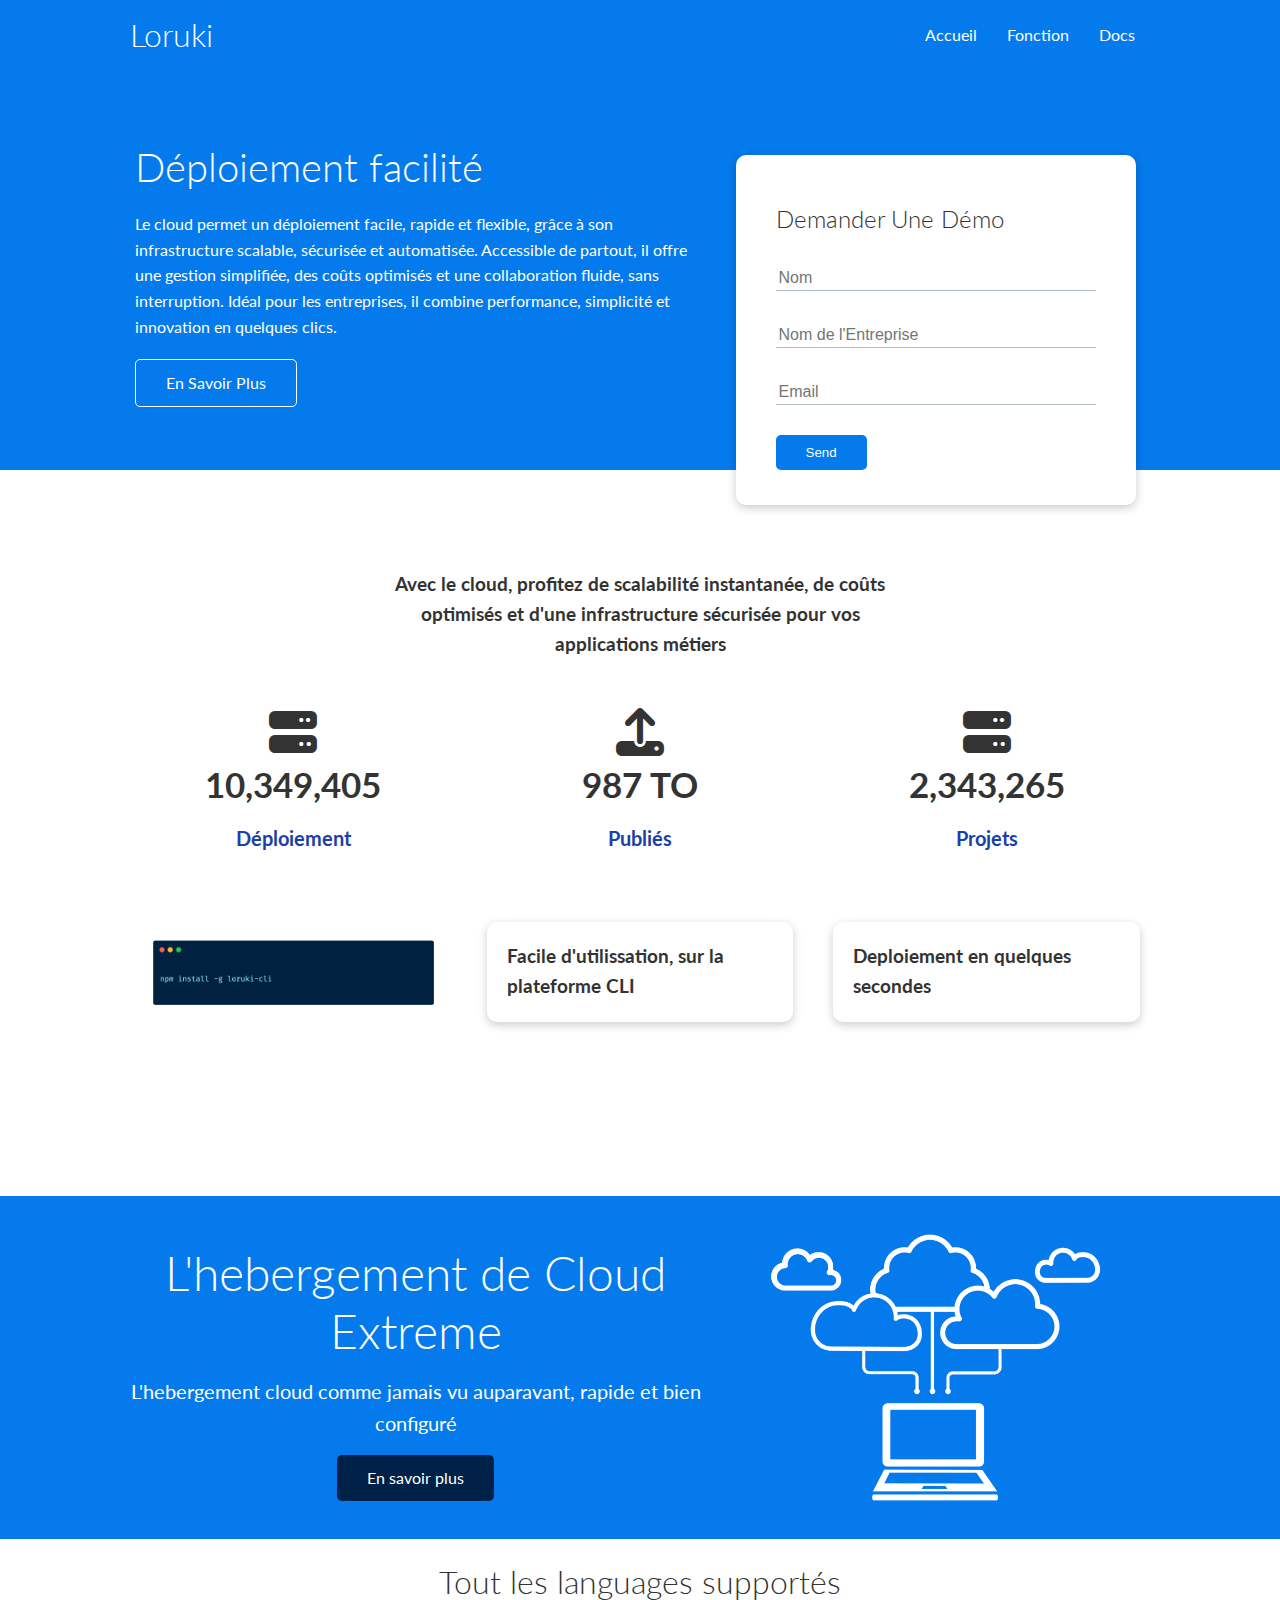
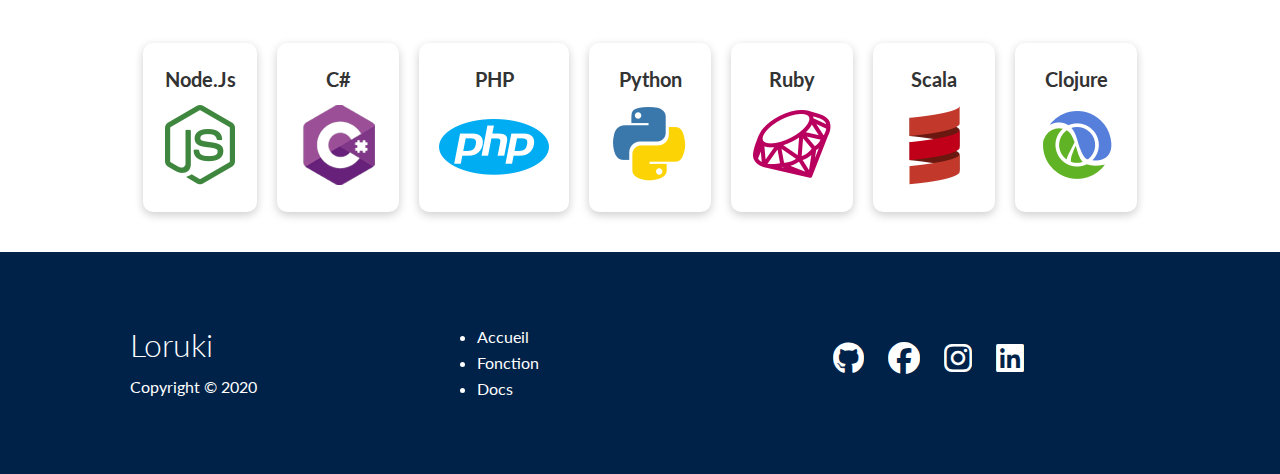
<file: index.html>
<!DOCTYPE html>
<html lang="fr">
<head>
    <meta charset="UTF-8">
    <meta name="viewport" content="width=device-width, initial-scale=1.0">
    <link rel="stylesheet" href="./utilities.css">
    <link rel="stylesheet" href="./style.css">
    <link rel="stylesheet" href="https://cdnjs.cloudflare.com/ajax/libs/font-awesome/6.7.2/css/all.min.css" integrity="sha512-Evv84Mr4kqVGRNSgIGL/F/aIDqQb7xQ2vcrdIwxfjThSH8CSR7PBEakCr51Ck+w+/U6swU2Im1vVX0SVk9ABhg==" crossorigin="anonymous" referrerpolicy="no-referrer" />
    <title>Loruki | Mon Troisième Projet</title>
    
</head>
<body>
    <!-- Navbar -->
     <div class="navbar">
        <div class="container flex">
            <h1 class="logo">Loruki</h1>
            <nav>
                <ul>
                    <li><a href="./index.html">Accueil</a></li>
                    <li><a href="./features.html">Fonction</a></li>
                    <li><a href="./docs.html">Docs</a></li> 
                </ul>
            </nav>
        </div>
     </div>

     <!-- Showcase -->
      <section class="showcase">
        <div class="container grid">
            <div class="showcase-text">
                <h1>Déploiement facilité</h1>
                <p>Le cloud permet un déploiement facile, rapide et flexible, grâce à son infrastructure scalable, sécurisée et automatisée. Accessible de partout, il offre une gestion simplifiée, des coûts optimisés et une collaboration fluide, sans interruption. Idéal pour les entreprises, il combine performance, simplicité et innovation en quelques clics.</p>
                <a href="./features.html" class="btn btn-outline"> En Savoir Plus</a>
            </div>

            <div class="showcase-form card">
                <h2>Demander Une Démo</h2>
                <form>
                    <div class="form-control">
                        <input type="text" name="name" placeholder="Nom" required>
                    </div>
                    <div class="form-control">
                        <input type="text" name="company name" placeholder="Nom de l'Entreprise" required>
                    </div>
                    <div class="form-control">
                        <input type="text" name="email" placeholder="Email" required>
                    </div>
                    <input type="submit" value="Send" class="btn btn-primary">
                </form>
            </div>
        </div>
      </section>

      <!-- Stats -->
       <section class="stats">
        <div class="container">
            <h3 class="stats-heading text-center my-1">
                Avec le cloud, profitez de scalabilité instantanée, de coûts optimisés et d'une infrastructure sécurisée pour vos applications métiers
            </h3>

            <div class="grid grid-3 text-center my-4">
                <div>
                    <i class="fas fa-server fa-3x"></i>
                    <h3>10,349,405</h3>
                    <p class="text-secondary">Déploiement</p>
                </div>
                <div>
                    <i class="fas fa-upload fa-3x"></i>
                    <h3>987 TO</h3>
                    <p class="text-secondary">Publiés</p>
                </div>
                <div>
                    <i class="fas fa-server fa-3x"></i>
                    <h3>2,343,265</h3>
                    <p class="text-secondary">Projets</p>
                </div>
            </div>
        </div>
       </section>

       <!-- CLI -->
        <section class="cli">
            <div class="container grid">
                <img src="./images/cli.png" alt="./">
                <div class="card">
                    <h3>Facile d'utilissation, sur la plateforme CLI</h3>
                </div>
                <div class="card">
                    <h3>Deploiement en quelques secondes</h3>
                </div>
            </div>
        </section>

        <!-- Cloud -->
         <section class="cloud bg-primary my-2 py-2">
            <div class="container grid">
                <div class="text-center">
                    <h2 class="lg">L'hebergement de Cloud Extreme</h2>
                    <p class="lead my-1">L'hebergement cloud comme jamais vu auparavant, rapide et bien configuré</p>
                    <a href="./features.html" class="btn btn-dark">En savoir plus</a>
                </div>
                <img src="./images/cloud.png" alt="./">
            </div>
         </section>

         <!-- Languages -->
          <section class="languages">
            <h2 class="md text-center my-2">
                Tout les languages supportés
            </h2>
            <div class="container flex">
                <div class="card">
                    <h4>Node.Js</h4>
                    <img src="./images/logos/node.png" alt="./">
                </div>
                <div class="card">
                    <h4>C#</h4>
                    <img src="./images/logos/csharp.png" alt="./">
                </div>
                <div class="card">
                    <h4>PHP</h4>
                    <img src="./images/logos/php.png" alt="./">
                </div>
                <div class="card">
                    <h4>Python</h4>
                    <img src="./images/logos/python.png" alt="./">
                </div>
                <div class="card">
                    <h4>Ruby</h4>
                    <img src="./images/logos/ruby.png" alt="./">
                </div>
                <div class="card">
                    <h4>Scala</h4>
                    <img src="./images/logos/scala.png" alt="./">
                </div>
                <div class="card">
                    <h4>Clojure</h4>
                    <img src="./images/logos/clojure.png" alt="./">
                </div>
            </div>
          </section>

          <!-- Footer -->
           <footer class="footer bg-dark py-5">
            <div class="container grid grid-3">
                <div>
                    <h1>Loruki
                    </h1>
                    <p>Copyright &copy; 2020</p>
                </div>
                <nav>
                    <li><a href="./index.html">Accueil</a></li>
                    <li><a href="./features.html">Fonction</a></li>
                    <li><a href="./docs.html">Docs</a></li>
                </nav>
            <div class="social">
                <a href="./#"><i class="fab fa-github fa-2x"></i></a>
                <a href="./#"><i class="fab fa-facebook fa-2x"></i></a>
                <a href="./#"><i class="fab fa-instagram fa-2x"></i></a>
                <a href="./#"><i class="fab fa-linkedin fa-2x"></i></a>
            </div>
        </div>
             </footer>
</body>
</html>
</file>
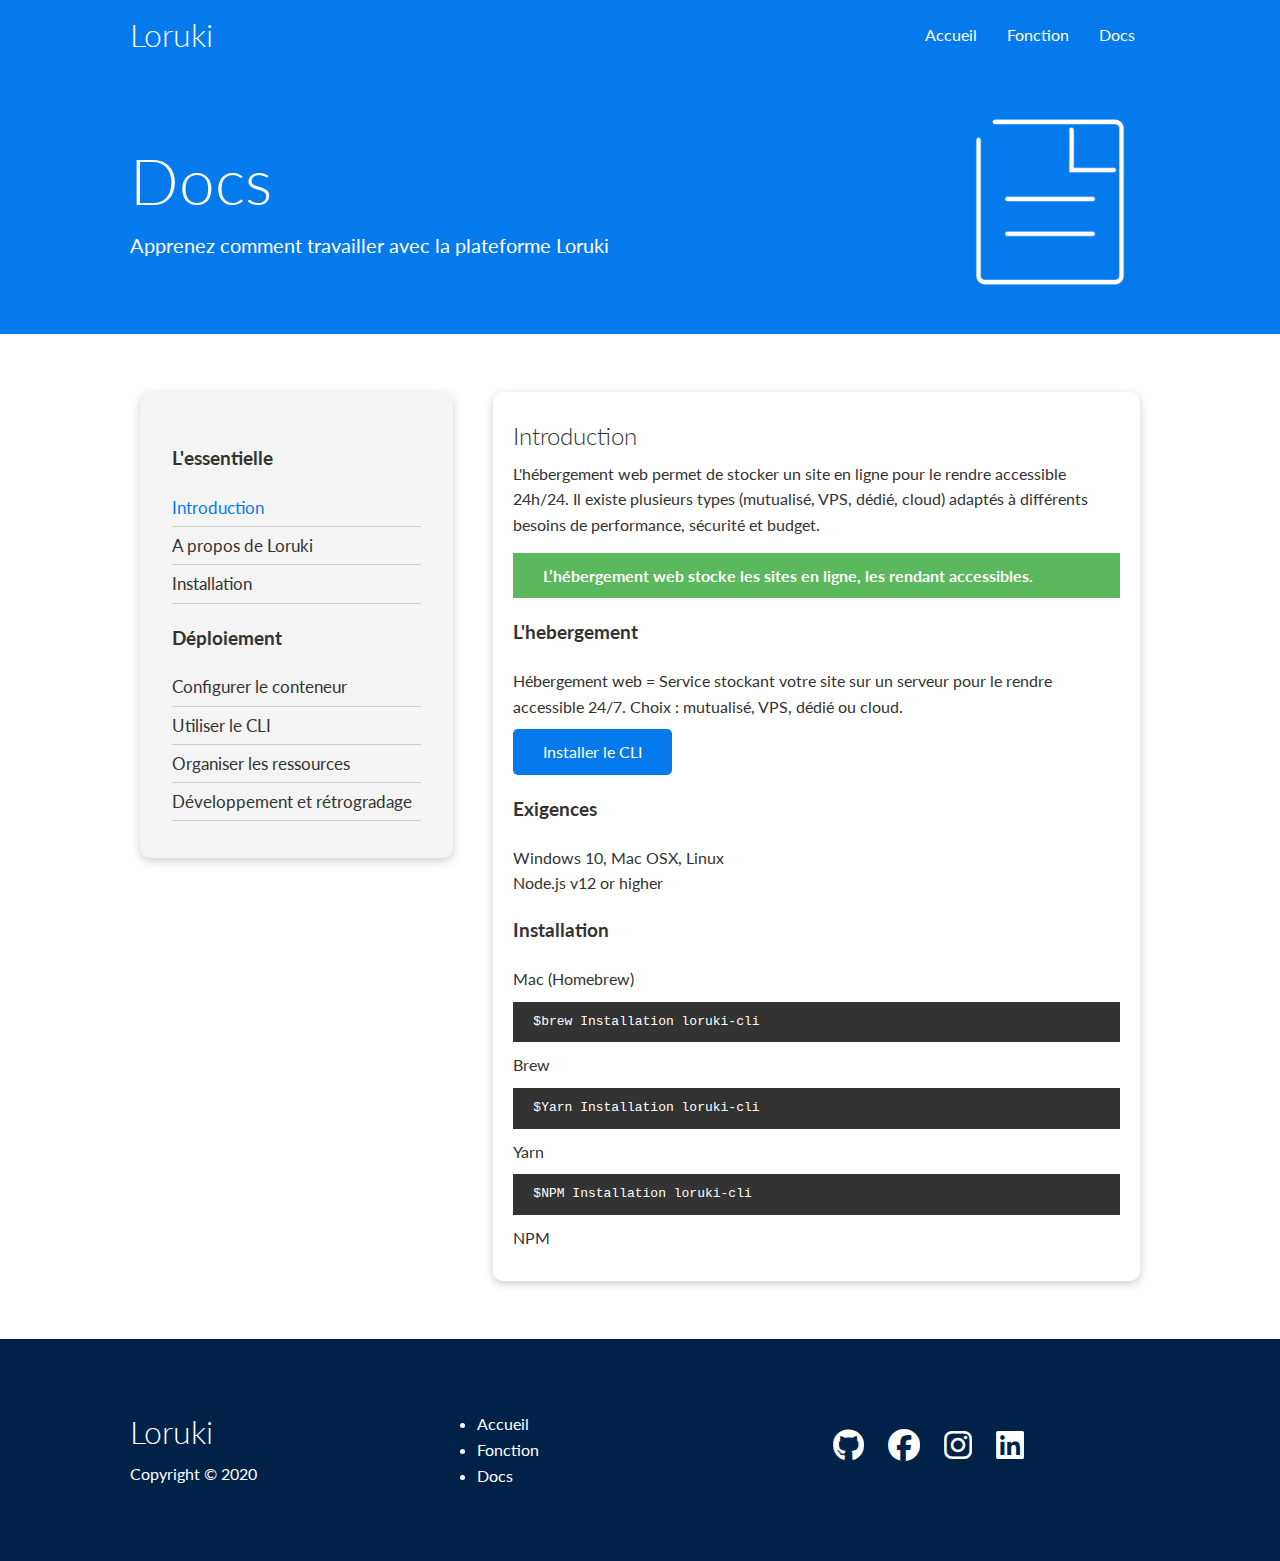
<file: docs.html>
<!DOCTYPE html>
<html lang="fr">
<head>
    <meta charset="UTF-8">
    <meta name="viewport" content="width=device-width, initial-scale=1.0">
    <link rel="stylesheet" href="./utilities.css">
    <link rel="stylesheet" href="./style.css">
    <link rel="stylesheet" href="https://cdnjs.cloudflare.com/ajax/libs/font-awesome/6.7.2/css/all.min.css" integrity="sha512-Evv84Mr4kqVGRNSgIGL/F/aIDqQb7xQ2vcrdIwxfjThSH8CSR7PBEakCr51Ck+w+/U6swU2Im1vVX0SVk9ABhg==" crossorigin="anonymous" referrerpolicy="no-referrer" />
    <title>Loruki | Mon Troisième Projet</title>
    
</head>
<body>
    <!-- Navbar -->
     <div class="navbar">
        <div class="container flex">
            <h1 class="logo">Loruki</h1>
            <nav>
                <ul>
                    <li><a href="./index.html">Accueil</a></li>
                    <li><a href="./features.html">Fonction</a></li>
                    <li><a href="./docs.html">Docs</a></li> 
                </ul>
            </nav>
        </div>
     </div>

      <!-- Head -->
      <section class="docs-head bg-primary py-3">
        <div class="container grid">
            <div>
            <h1 class="xl">Docs</h1>
            <p class="lead"> Apprenez comment travailler avec la plateforme Loruki
            </p>
        </div>
        <img src="./images/docs.png" alt="">
    </div>
      </section>

      <!-- Docs main -->

      <section class="docs-main my-4">
        <div class="container grid">
            <div class="card bg-light p-3">
                <h3 class="my-2">L'essentielle</h3>
                <nav>
                    <ul>
                        <li><a class="text-primary" href="./#">Introduction</a>
                        </li>
                        <li><a href="./#">A propos de Loruki</a>
                        </li>
                        <li><a href="./#">Installation</a>
                        </li>

                    </ul>
                </nav>

                <h3 class="my-2">Déploiement</h3>
                <nav>
                    <ul>
                        <li><a href="./#">Configurer le conteneur</a>
                        </li>
                        <li><a href="./#">Utiliser le CLI</a>
                        </li>
                        <li><a href="./#">Organiser les ressources</a>
                        </li>
                        <li><a href="./#">Développement et rétrogradage</a>
                        </li>

                    </ul>
                </nav>
            </div>
            <div class="card">
                <h2>Introduction</h2>
                <p>L'hébergement web permet de stocker un site en ligne pour le rendre accessible 24h/24. Il existe plusieurs types (mutualisé, VPS, dédié, cloud) adaptés à différents besoins de performance, sécurité et budget.</p>
                <div class="alert alert-success">
                    <i class="fas fa-into"></i>L’hébergement web stocke les sites en ligne, les rendant accessibles.
                </div>
                <h3>L'hebergement</h3>
                <p>Hébergement web = Service stockant votre site sur un serveur pour le rendre accessible 24/7. Choix : mutualisé, VPS, dédié ou cloud. </p>
                <a href="#" class="btn btn-primary">Installer le CLI</a>

                <h3>Exigences</h3>
                <ul>
                    <li>Windows 10, Mac OSX, Linux</li>
                    <li>Node.js v12 or higher</li>
                </ul>

                <h3>Installation</h3>
                <p>Mac (Homebrew)</p>
                <pre><code>$brew Installation loruki-cli</code></pre>
                <p>Brew</p>
                <pre><code>$Yarn Installation loruki-cli</code></pre>
                <p>Yarn</p>
                <pre><code>$NPM Installation loruki-cli</code></pre>
                <p>NPM</p>

            </div>
        </div>
      </section>

               <!-- Footer -->
               <footer class="footer bg-dark py-5">
                <div class="container grid grid-3">
                    <div>
                        <h1>Loruki
                        </h1>
                        <p>Copyright &copy; 2020</p>
                    </div>
                    <nav>
                        <li><a href="./index.html">Accueil</a></li>
                        <li><a href="./features.html">Fonction</a></li>
                        <li><a href="./docs.html">Docs</a></li>
                    </nav>
                <div class="social">
                    <a href="./#"><i class="fab fa-github fa-2x"></i></a>
                    <a href="./#"><i class="fab fa-facebook fa-2x"></i></a>
                    <a href="./#"><i class="fab fa-instagram fa-2x"></i></a>
                    <a href="./#"><i class="fab fa-linkedin fa-2x"></i></a>
                </div>
            </div>
                 </footer>
    </body>
    </html>
</file>
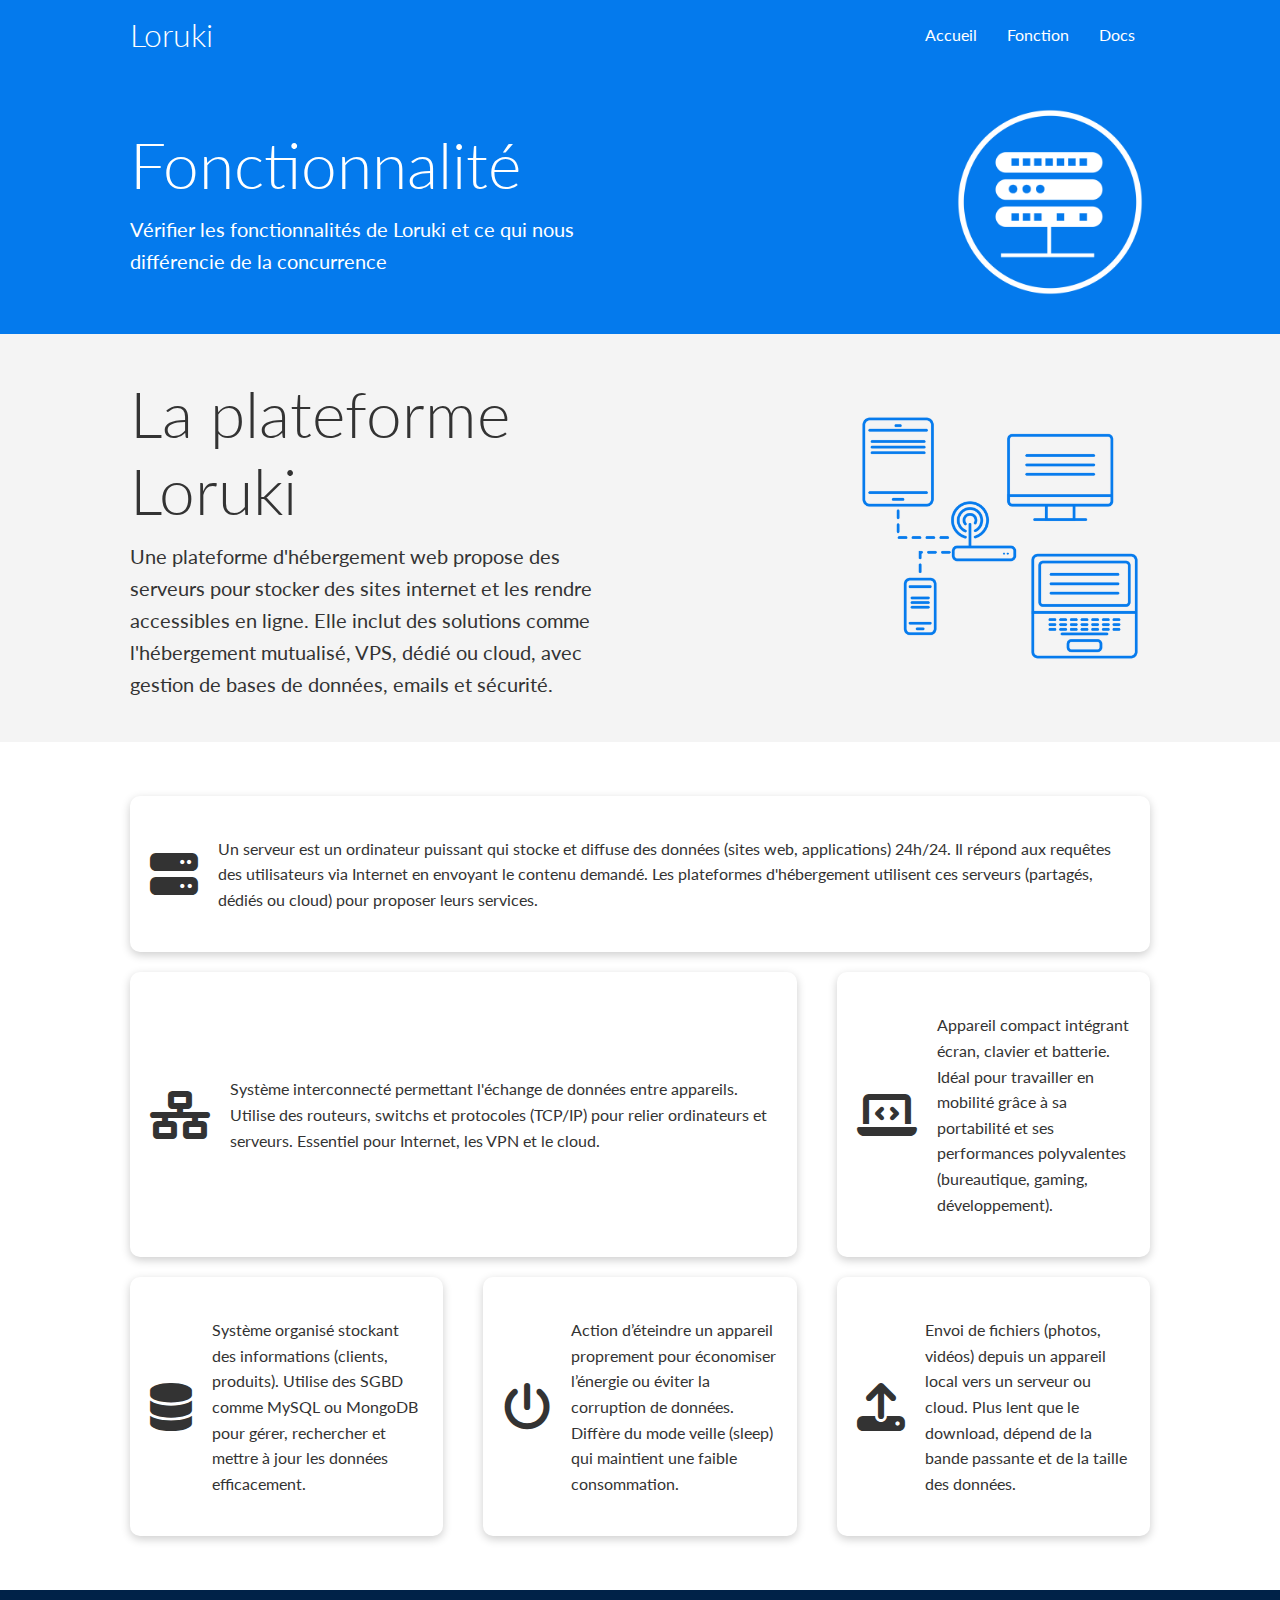
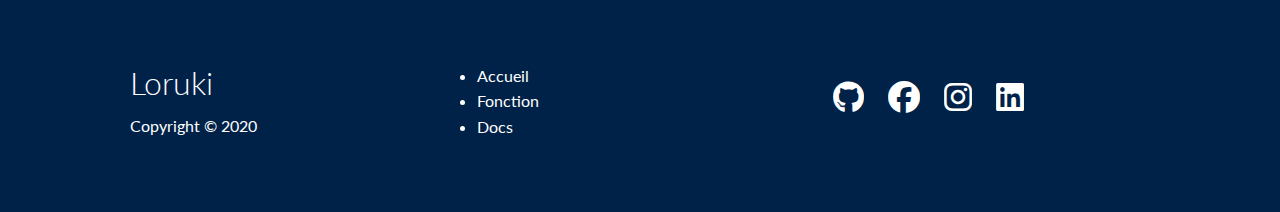
<file: features.html>
<!DOCTYPE html>
          <html lang="fr">
          <head>
              <meta charset="UTF-8">
              <meta name="viewport" content="width=device-width, initial-scale=1.0">
              <link rel="stylesheet" href="./utilities.css">
              <link rel="stylesheet" href="./style.css">
              <link rel="stylesheet" href="https://cdnjs.cloudflare.com/ajax/libs/font-awesome/6.7.2/css/all.min.css" integrity="sha512-Evv84Mr4kqVGRNSgIGL/F/aIDqQb7xQ2vcrdIwxfjThSH8CSR7PBEakCr51Ck+w+/U6swU2Im1vVX0SVk9ABhg==" crossorigin="anonymous" referrerpolicy="no-referrer" />
              <title>Loruki | Mon Troisième Projet</title>
              
          </head>
          <body>
            <!-- Navbar -->
             <div class="navbar">
                <div class="container flex">
                    <h1 class="logo">Loruki</h1>
                    <nav>
                        <ul>
                            <li><a href="./index.html">Accueil</a></li>
                            <li><a href="./features.html">Fonction</a></li>
                            <li><a href="./docs.html">Docs</a></li> 
                        </ul>
                    </nav>
                </div>
             </div>

             <!-- Head -->
              <section class="features-head bg-primary py-3">
                <div class="container grid">
                    <div>
                    <h1 class="xl">Fonctionnalité</h1>
                    <p class="lead">Vérifier les fonctionnalités de Loruki et ce qui nous différencie de la concurrence
                    </p>
                </div>
                <img src="./images/server.png" alt="">
            </div>
              </section>

              <!-- Sub-head -->
               <section class="features-sub-head bg-light py-3">
               <div class="container grid">
                <div>
                <h1 class="xl">La plateforme Loruki</h1>
                <p class="lead">Une plateforme d'hébergement web propose des serveurs pour stocker des sites internet et les rendre accessibles en ligne. Elle inclut des solutions comme l'hébergement mutualisé, VPS, dédié ou cloud, avec gestion de bases de données, emails et sécurité. </p>
               </div>
               <img src="./images/server2.png" alt="">
            </div>
            </section>
            <section class="features-main my-2">
                <div class="container grid grid-3">
                    <div class="card flex">
                        <i class="fas fa-server fa-3x"></i>
                        <p>Un serveur est un ordinateur puissant qui stocke et diffuse des données (sites web, applications) 24h/24. Il répond aux requêtes des utilisateurs via Internet en envoyant le contenu demandé. Les plateformes d'hébergement utilisent ces serveurs (partagés, dédiés ou cloud) pour proposer leurs services.
                        </p>
                    </div>
                    <div class="card flex">
                        <i class="fas fa-network-wired fa-3x"></i>
                        <p>Système interconnecté permettant l'échange de données entre appareils. Utilise des routeurs, switchs et protocoles (TCP/IP) pour relier ordinateurs et serveurs. Essentiel pour Internet, les VPN et le cloud.
                        </p>
                    </div>
                    <div class="card flex">
                        <i class="fas fa-laptop-code fa-3x"></i>
                        <p>Appareil compact intégrant écran, clavier et batterie. Idéal pour travailler en mobilité grâce à sa portabilité et ses performances polyvalentes (bureautique, gaming, développement).
                        </p>
                    </div>
                    <div class="card flex">
                        <i class="fas fa-database fa-3x"></i>
                        <p>Système organisé stockant des informations (clients, produits). Utilise des SGBD comme MySQL ou MongoDB pour gérer, rechercher et mettre à jour les données efficacement.
                        </p>
                    </div>
                    <div class="card flex">
                        <i class="fas fa-power-off fa-3x"></i>
                        <p>Action d’éteindre un appareil proprement pour économiser l’énergie ou éviter la corruption de données. Diffère du mode veille (sleep) qui maintient une faible consommation.
                        </p>
                    </div>
                    <div class="card flex">
                        <i class="fas fa-upload fa-3x"></i>
                        <p>Envoi de fichiers (photos, vidéos) depuis un appareil local vers un serveur ou cloud. Plus lent que le download, dépend de la bande passante et de la taille des données.
                        </p>
                    </div>
                </div>
            </section>
          
          <!-- Footer -->
          <footer class="footer bg-dark py-5">
            <div class="container grid grid-3">
                <div>
                    <h1>Loruki
                    </h1>
                    <p>Copyright &copy; 2020</p>
                </div>
                <nav>
                    <li><a href="./index.html">Accueil</a></li>
                    <li><a href="./features.html">Fonction</a></li>
                    <li><a href="./docs.html">Docs</a></li>
                </nav>
            <div class="social">
                <a href="./#"><i class="fab fa-github fa-2x"></i></a>
                <a href="./#"><i class="fab fa-facebook fa-2x"></i></a>
                <a href="./#"><i class="fab fa-instagram fa-2x"></i></a>
                <a href="./#"><i class="fab fa-linkedin fa-2x"></i></a>
            </div>
        </div>
             </footer>
</body>
</html>
</file>
<file: utilities.css>
.container {
    max-width: 1100px;
    margin: 0 auto;
    overflow: auto;
    padding: 0 40px;
  }
  
  .card {
    background-color: #fff;
    color: #333;
    border-radius: 10px;
    box-shadow: 0 3px 10px rgba(0, 0, 0, 0.2);
    padding: 20px;
    margin: 10px;
  }
  
  .btn {
    display: inline-block;
    padding: 10px 30px;
    cursor: pointer;
    background: var(--primary-color);
    color: #fff;
    border: none;
    border-radius: 5px;
  }
  
  .btn-outline {
    background-color: transparent;
    border: 1px #fff solid;
  }
  
  .btn:hover {
    transform: scale(0.98);
  }
  
  /* Backgrounds & colored buttons */
  .bg-primary,
  .btn-primary {
    background-color: var(--primary-color);
    color: #fff;
  }
  
  .bg-secondary,
  .btn-secondary {
    background-color: var(--secondary-color);
    color: #fff;
  }
  
  .bg-dark,
  .btn-dark {
    background-color: var(--dark-color);
    color: #fff;
  }
  
  .bg-light,
  .btn-light {
    background-color: var(--light-color);
    color: #333;
  }
  
  .bg-primary a,
  .btn-primary a,
  .bg-secondary a,
  .btn-secondary a,
  .bg-dark a,
  .btn-dark a {
    color: #fff;
  }
  
  /* Text colors */
  .text-primary {
    color: var(--primary-color);
  }
  
  .text-secondary {
    color: var(--secondary-color);
  }
  
  .text-dark {
    color: var(--dark-color);
  }
  
  .text-light {
    color: var(--light-color);
  }
  
  /* Text sizes */
  .lead {
    font-size: 20px;
  }
  
  .sm {
    font-size: 1rem;
  }
  
  .md {
    font-size: 2rem;
  }
  
  .lg {
    font-size: 3rem;
  }
  
  .xl {
    font-size: 4rem;
  }
  
  .text-center {
    text-align: center;
  }
  
  /* Alert */
  .alert {
    background-color: var(--light-color);
    padding: 10px 20px;
    font-weight: bold;
    margin: 15px 0;
  }
  
  .alert i {
    margin-right: 10px;
  }
  
  .alert-success {
    background-color: var(--success-color);
    color: #fff;
  }
  
  .alert-error {
    background-color: var(--error-color);
    color: #fff;
  }
  
  .flex {
    display: flex;
    justify-content: center;
    align-items: center;
    height: 100%;
  }
  
  .grid {
    display: grid;
    grid-template-columns: repeat(2, 1fr);
    gap: 20px;
    justify-content: center;
    align-items: center;
    height: 100%;
  }
  
  .grid-3 {
    grid-template-columns: repeat(3, 1fr);
  }
  
  /* Margin */
  .my-1 {
    margin: 1rem 0;
  }
  
  .my-2 {
    margin: 1.5rem 0;
  }
  
  .my-3 {
    margin: 2rem 0;
  }
  
  .my-4 {
    margin: 3rem 0;
  }
  
  .my-5 {
    margin: 4rem 0;
  }
  
  .m-1 {
    margin: 1rem;
  }
  
  .m-2 {
    margin: 1.5rem;
  }
  
  .m-3 {
    margin: 2rem;
  }
  
  .m-4 {
    margin: 3rem;
  }
  
  .m-5 {
    margin: 4rem;
  }
  
  /* Padding */
  .py-1 {
    padding: 1rem 0;
  }
  
  .py-2 {
    padding: 1.5rem 0;
  }
  
  .py-3 {
    padding: 2rem 0;
  }
  
  .py-4 {
    padding: 3rem 0;
  }
  
  .py-5 {
    padding: 4rem 0;
  }
  
  .p-1 {
    padding: 1rem;
  }
  
  .p-2 {
    padding: 1.5rem;
  }
  
  .p-3 {
    padding: 2rem;
  }
  
  .p-4 {
    padding: 3rem;
  }
  
  .p-5 {
    padding: 4rem;
  }
</file>
<file: style.css>
@import url('https://fonts.googleapis.com/css2?family=Lato:wght@300&display=swap');

:root {
    --primary-color: #047aed;
    --secondary-color: #1c3fa8;
    --dark-color: #002248;
    --light-color: #f4f4f4;
    --success-color: #5cb85c;
    --error-color: #d9534f;

    
}

* {
    box-sizing: border-box;
    padding: 0;
    margin: 0; g 
}

body {
    font-family:'lato', sans-serif;
    color:#333;
    line-height: 1.6;
}

ul {
    list-style-type: none;
}

a {
    text-decoration: none;
    color: #333;   
}

h1,
h2 {
    font-weight: 300;
    line-height: 1.2;
    margin: 10px 0;
}

p {
    margin: 10px 0;
}

img {
    width: 100%;
}

code,
pre {
    background-color: #333;
    color:#FFF;
    padding: 10px;
}

.hidden {
    visibility: hidden;
}

/* Navbar */

.navbar {
    background-color: var(--primary-color);
    color: #FFF;
    height: 70px;
}

.navbar ul {
    display: flex;
}

.navbar a {
    color: #FFF;
    padding: 10px;
    margin: 0 5px;
}

.navbar a:hover {
    border-bottom: 2px #fff solid;
}

.navbar .flex {
    justify-content: space-between;
}

/* Showcase */

.showcase {
    height: 400px;
    background-color: var(--primary-color);
    color: #FFF;
    position: relative;
}

.showcase h1 {
    font-size: 40px;
}

.showcase p {
    margin: 20px 0;
}

.showcase .grid {
    overflow: visible;
    grid-template-columns: 55% auto;
    gap: 30px;
}

.showcase-text {
    animation: SlideInFromLeft 1s ease-in;
}

.showcase-form {
    position: relative;
    top: 60px;
    height: 350px;
    width: 400px;
    padding: 40px;
    z-index: 100; 
    animation: SlideInFromRight 1s ease-in;
    
}

.showcase-form .form-control {
    margin: 30px 0;
}

.showcase-form input[type='text'],
.showcase-form input[type='email'] {
    border: 0;
    border-bottom: 1px solid #b4becb;
    width: 100%;
    padding: 3px;
    font-size: 16px;
}

.showcase-form input:focus {
    outline: none;
}

.showcase::before
.showcase::after {
    content:'';
    position: absolute;
    height: 100px;
    bottom: -70px;
    right: 0;
    left: 0;
    background: #FFF;
    transform: skewY(-3deg);
    -webkit-transform: skewY(-3deg);
    -moz-transform: skewY(-3deg);
    -ms-transform: skewY(-3deg);
}

/* Stats */
.stats {
    padding-top: 100px;   
    animation: SlideInFromBottom 1s ease-in;
}

.stats-heading {
    max-width: 500px;
    margin: auto;
}

.stats .grid h3 {
    font-size: 35px;
}

.stats .grid p {
    font-size: 20px;
    font-weight: bold;
}

/* CLI */

.cli .grid {
    grid-template-columns: repeat(3, 1fr);
    grid-template-rows: repeat(2, 1fr);
}

.cli .grid >* :first-child {
    grid-template-columns: 1 / span 2;
    grid-row: 1 / span 2;
}

/* Cloud */
.cloud .grid {
    grid-template-columns: 4fr 3fr;
}

.card:hover {
    transform: scale(1.02);
    transition: transform 0.2s ease-in;
}

/* Languages */

.languages .flex {
    flex-wrap: wrap;
}

.languages .card {
    text-align: center;
    margin: 18px 10px 40px;
    transition: transform 0.2s ease-in;
}

.languages .card h4 {
    font-size: 20px;
    margin-bottom: 10px;
}

.languages .card:hover {
    transform: translateY(-15px)
}

/* Features */
.features-head img,
.docs-head img {
    width: 200px;
    justify-self: flex-end;

}

.features-sub-head img {
    width: 300px;
    justify-self: flex-end;
}

.features-main .card > i {
    margin-right: 20px;
}

.features-main .grid {
    padding: 30px;
}

.features-main .grid > *:first-child {
    grid-column: 1 / span 3;

}

.features-main .grid > *:nth-child(2) {
    grid-column: 1 / span 2;
    
}

/* Docs */

.docs-main h3 {
    margin: 20px 0;
}

.docs-main .grid {
    grid-template-columns: 1fr 2fr;
    align-items: flex-start;
}

.docs-main nav li {
    font-size: 17px;
    padding-bottom: 5px;
    margin-bottom: 5px;
    border-bottom: 1px #ccc solid;
}

.docs-main a:hover {
    font-weight: bold;
}

/* Footer */

.footer .social a {
    overflow: hidden;
    margin: 0 10px;
    transition: transform 0.2s ease-in;
    display: inline-block;
}

.footer .social a:hover{
    transform: scale(1.05);
}

/* Animations */
@keyframes SlideInFromLeft  {
    0% {
        transform: translateX(-100%);
    }
    100% {
        transform: translateX(0);
    }
    
}
@keyframes SlideInFromRight  {
    0% {
        transform: translateX(100%);
    }
    100% {
        transform: translateX(0);
    }
    
}
@keyframes SlideInFromTop {
    0% {
        transform: translateY(-100%);
    }
    100% {
        transform: translateY(0);
    }
}
@keyframes SlideInFromBottom {
    0% {
        transform: translateY(100%);
    }
    100% {
        transform: translateY(0);
    }
}


/* Tablets and under */
@media(max-width: 768px) {
    .grid,
    .showcase .grid,
    .stats .grid,
    .cli .grid,
    .cloud .grid,
    .features-main .grid,
    .docs-main .grid {
        grid-template-columns: 1fr;
        grid-template-rows:  1fr;
    } 

    .docs-main {
        margin: 10px;
    }
    
    .showcase {
        height: auto;
    }

    .showcase-text {
        text-align: center;
        margin-top: 40px;
        animation: SlideInFromTop 1s ease-in;

    }

    .showcase-form {
        justify-self: center;
        margin: auto;
        animation: SlideInFromBottom 1s ease-in;
    }
    .cli .grid >* :first-child {
        grid-template-columns: 1;
        grid-row: 1;
    }

    .features-head,
    .features-sub-head,
    .docs-head {
        text-align: center;
    }

    .features-head img,
    .features-sub-head img,
    .docs-head img {
        justify-self: center;
    }

    .features-main .grid >*:first-child,
    .features-main .grid >*:nth-child(2) {
        grid-column: 1;
    }
}


/* Mobile */

@media(max-width: 500px) {
    .navbar {
    height: 110px;
}
    .navbar .flex {
        flex-direction: column;
    }
    .navbar ul {
        padding: 10px;
        background-color: rgba(0, 0, 0, 0.1);
    }
      
    .showcase-form {
        width: 300px;
    }


}
</file>
